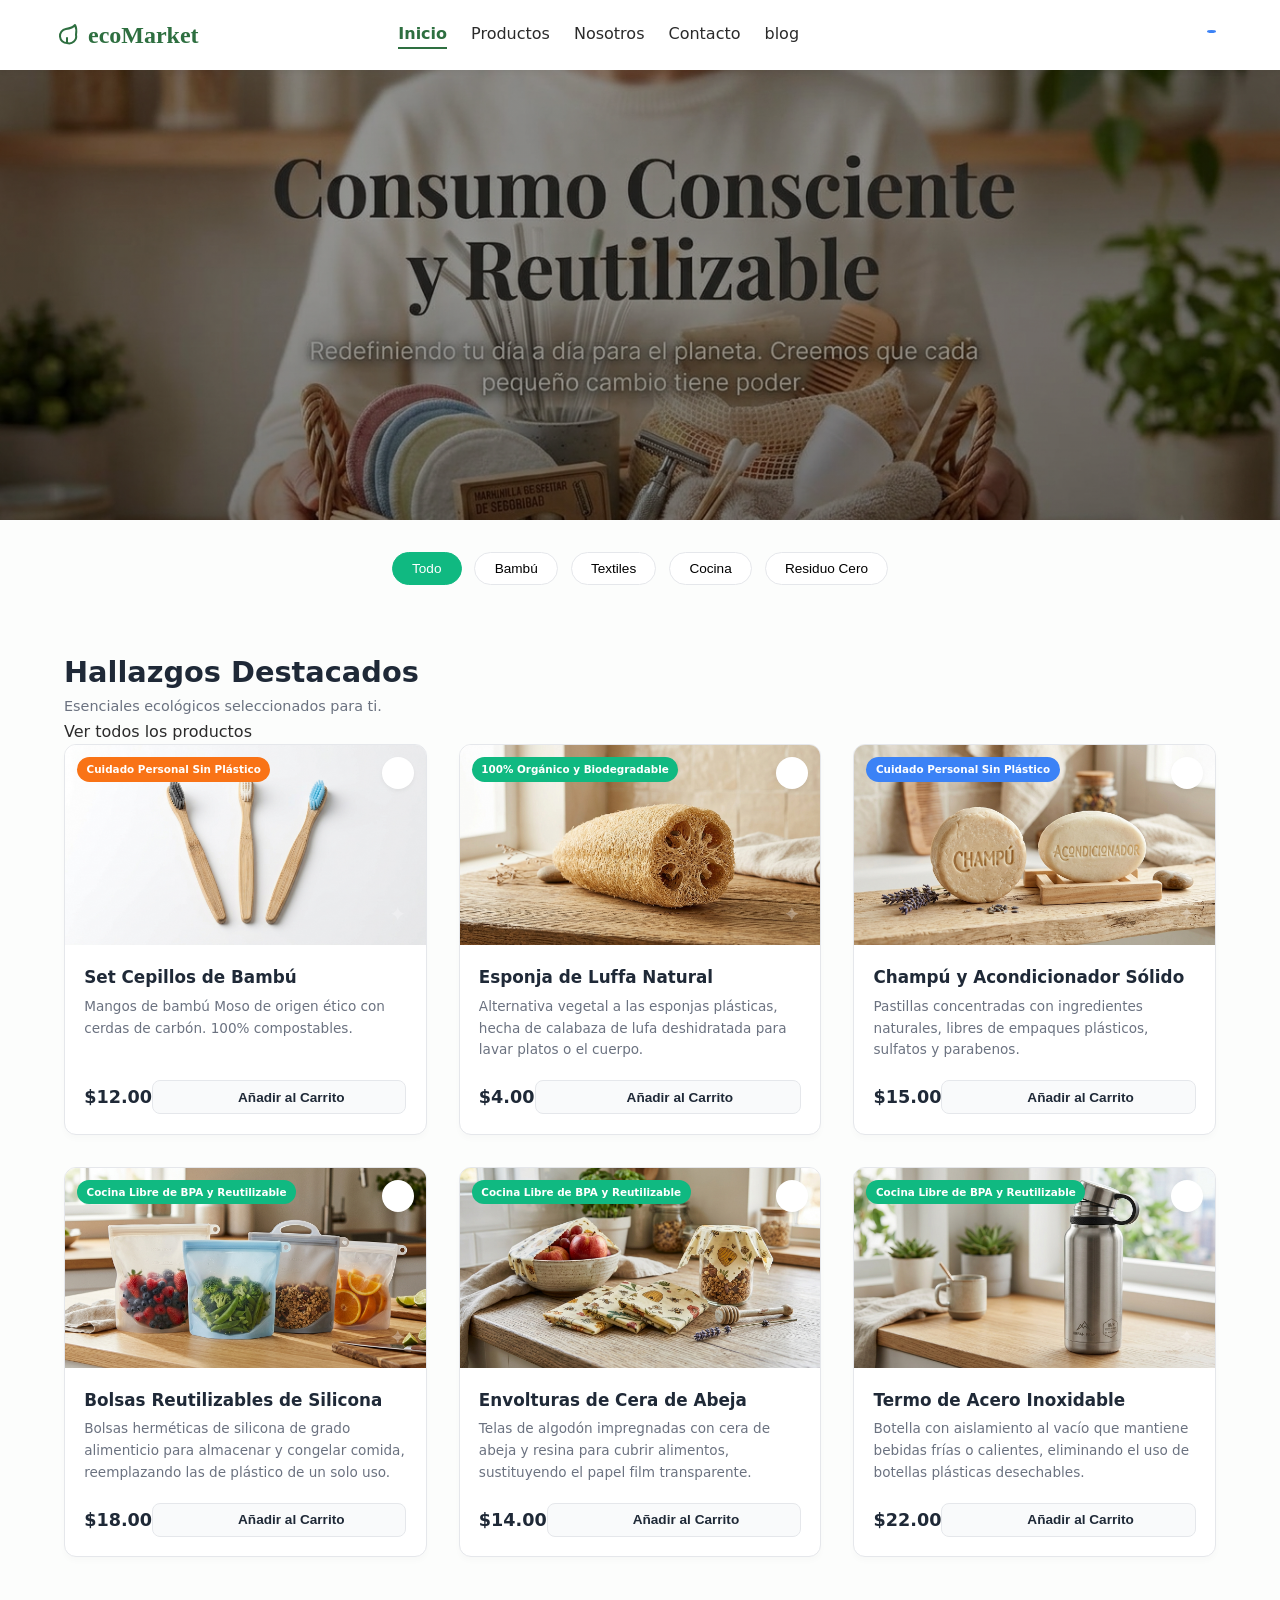
<file: index.html>
<!DOCTYPE html>
<html lang="es">
<head>
    <meta charset="UTF-8">
    <meta name="viewport" content="width=device-width, initial-scale=1.0">
    <title>ecoMarket - Inicio</title>
    <link rel="stylesheet" href="css/animaciones.css">
    <link rel="stylesheet" href="css/components.css">
    <link rel="stylesheet" href="css/layout.css">
    <link rel="stylesheet" href="css/main.css">
    <link rel="stylesheet" href="css/styles.css">
</head>
<body>
    
    <!-- encabezado oficial unificado -->
    <header class="main-header">
        <div class="header-container">
            <a href="index.html" class="logo"><svg xmlns="http://w3.org" width="24" height="24" viewBox="0 0 24 24" fill="none" stroke="currentColor" stroke-width="2" stroke-linecap="round" stroke-linejoin="round" class="logo-icon"><path d="M11 20A7 7 0 0 1 9.8 6.1C15.5 5 17 4.48 19 2c1 2 2 3.5 1 9.8a7 7 0 0 1-9 8.2Zm0 0v-5"/></svg>
                ecoMarket
            </a>

            <nav class="main-nav">
                <ul>
                    <li><a href="index.html" class="active">Inicio</a></li>
                    <li><a href="vistas/productos.html">Productos</a></li>
                    <li><a href="vistas/sobre-nosotros.html">Nosotros</a></li>
                    <li><a href="vistas/contacto.html">Contacto</a></li>
                    <li><a href="vistas/blog.html">blog</a></li>
                </ul>
            </nav>
            <div class="header-botones"></div>

            <div class="header-actions">
                <button class="action-btn" aria-label="buscar"><i data-lucide="search"></i></button>
                <button class="action-btn cart-btn" aria-label="carrito">
                    <i data-lucide="shopping-bag"></i>
                    <span class="cart-badge"></span>
                </button>
                <button class="action-btn" aria-label="modo oscuro"><i data-lucide="moon"></i></button>
            </div>
        </div>
    </header>

    <main>
        <!-- baner principal con fondo de hojas de la foto -->
        <section class="hero-section">
                </div>
            </div>
        </section>

        <!-- seccion de categorias rapidas de la imagen -->
        <section class="quick-categories max-width-container">
            <button class="cat-pill active">Todo</button>
            <button class="cat-pill">Bambú</button>
            <button class="cat-pill">Textiles</button>
            <button class="cat-pill">Cocina</button>
            <button class="cat-pill">Residuo Cero</button>
        </section>

        <!-- productos destacados clonados del drive -->
        <section class="featured-products">
            <div class="section-header-flex">
                <div class="title-meta">
                    <h2>Hallazgos Destacados</h2>
                    <p>Esenciales ecológicos seleccionados para ti.</p>
                </div>
                <a href="vistas/productos.html" class="view-all-link">Ver todos los productos <i data-lucide="arrow-right"></i></a>
            </div>

            <div class="products-grid">
                <!-- tarjeta 1 -->
                <article class="product-item-ref">
                    <div class="thumb-wrapper">
                        <span class="tag-badge bg-orange">Cuidado Personal Sin Plástico</span>
                        <label class="fav-heart-toggle">
                            <input type="checkbox" class="fav-input">
                            <i data-lucide="heart" class="heart-empty"></i>
                        </label>
                        <img src="imagen/productos/cepillos.png" alt="Cepillo de Bambú" class="product-real-img">
                    </div>
                    <div class="details-wrapper">
                        <h3>Set Cepillos de Bambú</h3>
                        <p class="desc">Mangos de bambú Moso de origen ético con cerdas de carbón. 100% compostables.</p>
                        <div class="price-and-action">
                            <span class="card-price">$12.00</span>
                            <button class="add-to-cart-btn-text"><i data-lucide="shopping-cart"></i> Añadir al Carrito</button>
                        </div>
                    </div>
                </article>

                <!-- tarjeta 2 -->
                <article class="product-item-ref">
                    <div class="thumb-wrapper">
                        <span class="tag-badge bg-green">100% Orgánico y Biodegradable</span>
                        <label class="fav-heart-toggle">
                            <input type="checkbox" class="fav-input">
                            <i data-lucide="heart" class="heart-empty"></i>
                        </label>
                        <img src="imagen/productos/esponja.png" alt="Esponja de Luffa Natural" class="product-real-img">
                    </div>
                    <div class="details-wrapper">
                        <h3>Esponja de Luffa Natural</h3>
                        <p class="desc">Alternativa vegetal a las esponjas plásticas, hecha de calabaza de lufa deshidratada para lavar platos o el cuerpo.</p>
                        <div class="price-and-action">
                            <span class="card-price">$4.00</span>
                            <button class="add-to-cart-btn-text"><i data-lucide="shopping-cart"></i> Añadir al Carrito</button>
                        </div>
                    </div>
                </article>

                <!-- tarjeta 3 -->
                <article class="product-item-ref">
                    <div class="thumb-wrapper">
                        <span class="tag-badge bg-blue">Cuidado Personal Sin Plástico</span>
                        <label class="fav-heart-toggle">
                            <input type="checkbox" class="fav-input">
                            <i data-lucide="heart" class="heart-empty"></i>
                        </label>
                        <img src="imagen/productos/Champú y Acondicionador Sólido.png" alt="Botella de Vidrio" class="product-real-img">
                    </div>
                    <div class="details-wrapper">
                        <h3>Champú y Acondicionador Sólido</h3>
                        <p class="desc">Pastillas concentradas con ingredientes naturales, libres de empaques plásticos, sulfatos y parabenos.</p>
                        <div class="price-and-action">
                            <span class="card-price">$15.00</span>
                            <button class="add-to-cart-btn-text"><i data-lucide="shopping-cart"></i> Añadir al Carrito</button>
                        </div>
                    </div>
                </article>

                <!-- tarjeta 4 -->
                <article class="product-item-ref">
                    <div class="thumb-wrapper">
                        <span class="tag-badge bg-green">Cocina Libre de BPA y Reutilizable</span>
                        <label class="fav-heart-toggle">
                            <input type="checkbox" class="fav-input">
                            <i data-lucide="heart" class="heart-empty"></i>
                        </label>
                        <!-- imagen real de envoltorios de cera -->
                        <img src="imagen/productos/Bolsas Reutilizables de Silicona.png" alt="Envoltorios de Cera" class="product-real-img">
                    </div>
                    <div class="details-wrapper">
                        <h3>Bolsas Reutilizables de Silicona</h3>
                        <p class="desc">Bolsas herméticas de silicona de grado alimenticio para almacenar y congelar comida, reemplazando las de plástico de un solo uso.</p>
                        <div class="price-and-action">
                            <span class="card-price">$18.00</span>
                            <button class="add-to-cart-btn-text"><i data-lucide="shopping-cart"></i> Añadir al Carrito</button>
                        </div>
                    </div>
                </article>

                <!-- tarjeta 5 -->
                <article class="product-item-ref">
                    <div class="thumb-wrapper">
                        <span class="tag-badge bg-green">Cocina Libre de BPA y Reutilizable</span>
                        <label class="fav-heart-toggle">
                            <input type="checkbox" class="fav-input">
                            <i data-lucide="heart" class="heart-empty"></i>
                        </label>
                        <img src="imagen/productos/Envolturas de Cera de Abeja.png" alt="Shampoo Sólido" class="product-real-img">
                    </div>
                    <div class="details-wrapper">
                        <h3>Envolturas de Cera de Abeja</h3>
                        <p class="desc">Telas de algodón impregnadas con cera de abeja y resina para cubrir alimentos, sustituyendo el papel film transparente.</p>
                        <div class="price-and-action">
                            <span class="card-price">$14.00</span>
                            <button class="add-to-cart-btn-text"><i data-lucide="shopping-cart"></i> Añadir al Carrito</button>
                        </div>
                    </div>
                </article>

                <!-- tarjeta 6 -->
                <article class="product-item-ref">
                    <div class="thumb-wrapper">
                        <span class="tag-badge bg-green">Cocina Libre de BPA y Reutilizable</span>
                        <label class="fav-heart-toggle">
                            <input type="checkbox" class="fav-input">
                            <i data-lucide="heart" class="heart-empty"></i>
                        </label>
                        <img src="imagen/productos/Termo de Acero Inoxidable.png" alt="Shampoo Sólido" class="product-real-img">
                    </div>
                    <div class="details-wrapper">
                        <h3>Termo de Acero Inoxidable</h3>
                        <p class="desc">Botella con aislamiento al vacío que mantiene bebidas frías o calientes, eliminando el uso de botellas plásticas desechables.</p>
                        <div class="price-and-action">
                            <span class="card-price">$22.00</span>
                            <button class="add-to-cart-btn-text"><i data-lucide="shopping-cart"></i> Añadir al Carrito</button>
                        </div>
                    </div>
                </article>
</file>
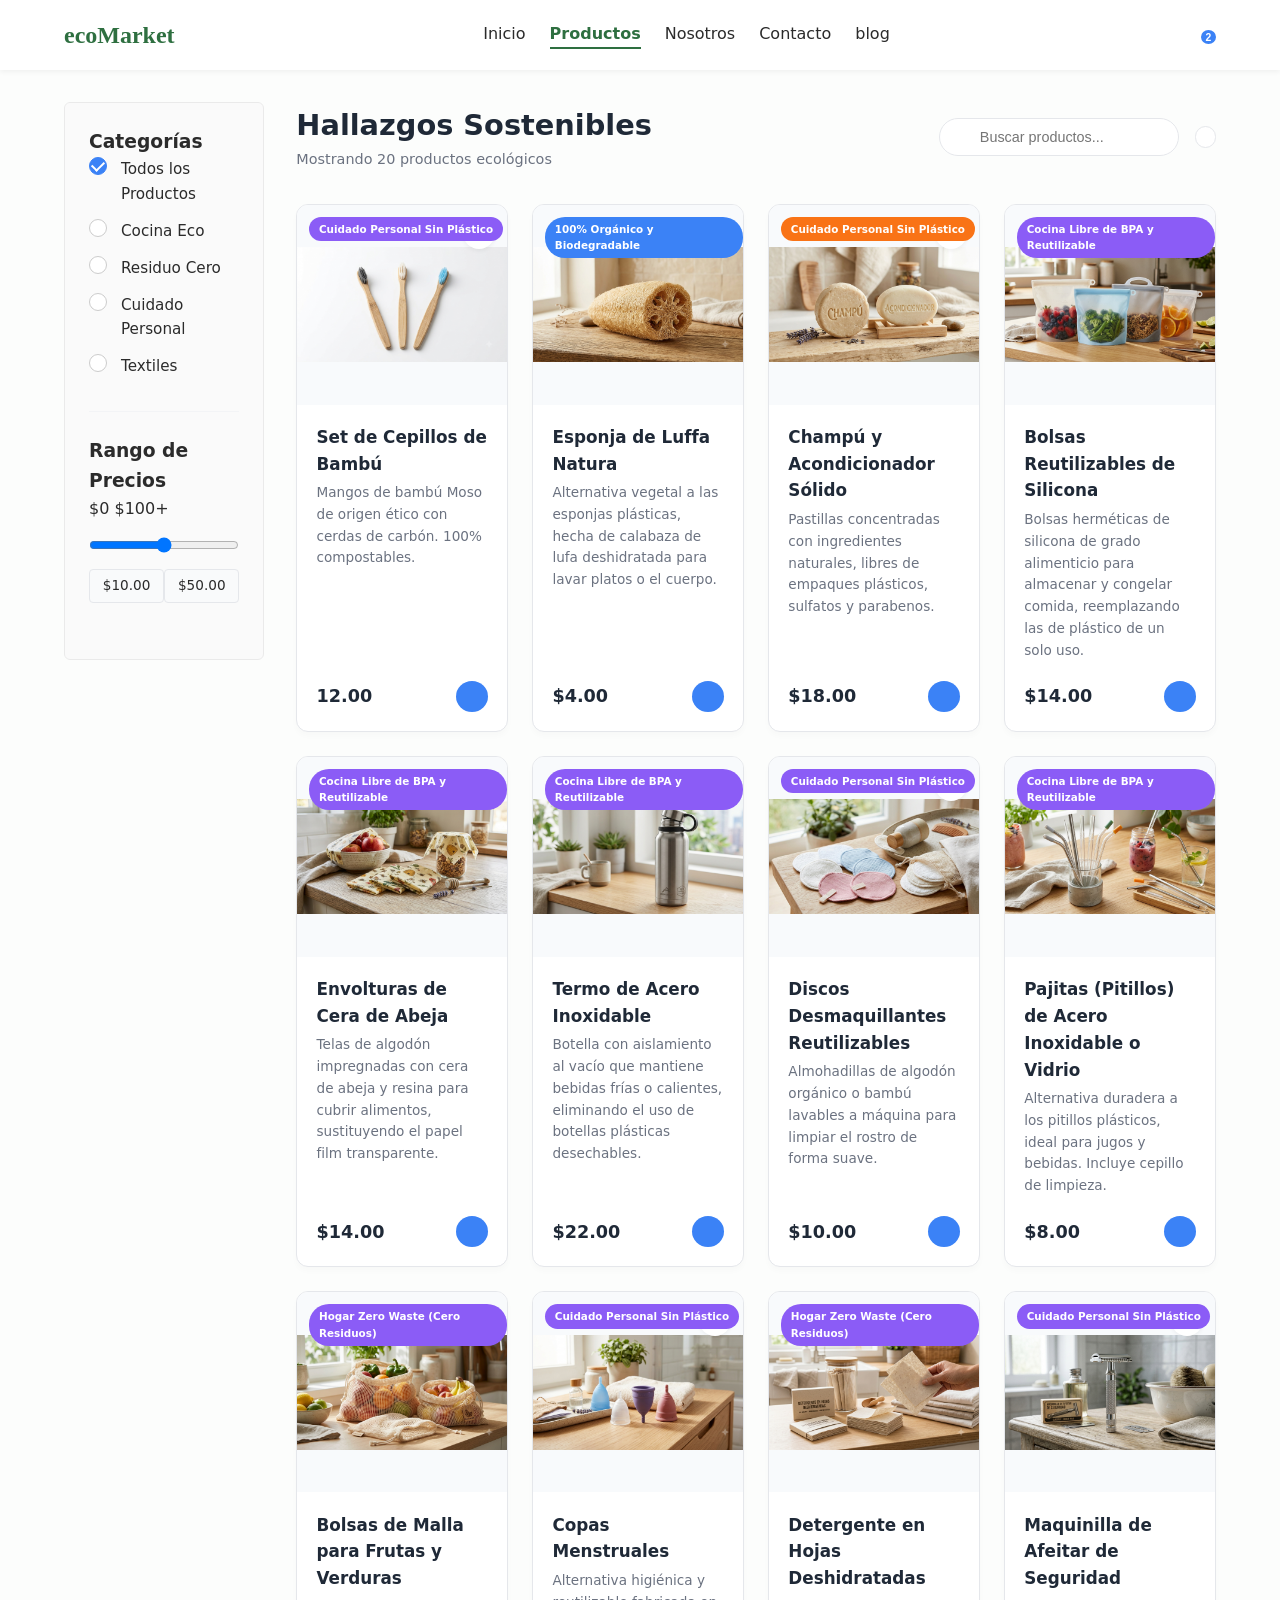
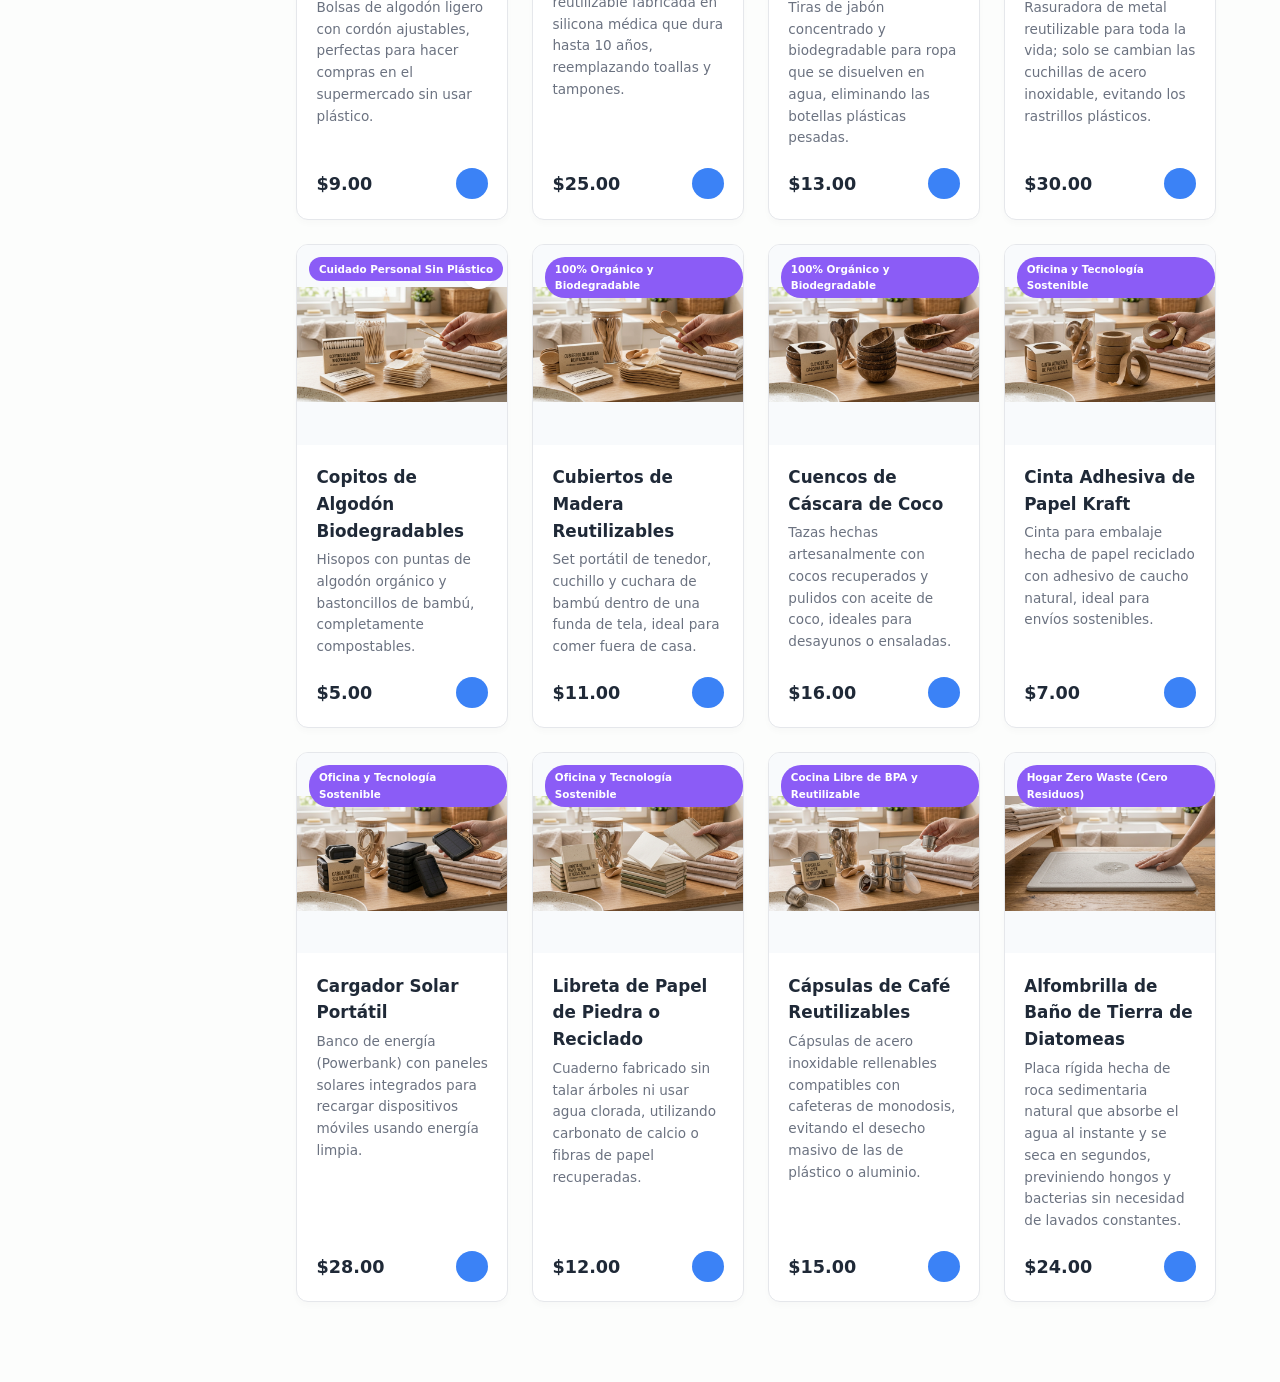
<file: vistas/productos.html>
<!-- vistas/productos.html -->
<!DOCTYPE html>
<html lang="es">
<head>
    <meta charset="UTF-8">
    <meta name="viewport" content="width=device-width, initial-scale=1.0">
    <title>Catálogo - ecoMarket</title>
    <!-- libreria de iconos vectoriales para cumplir con el drive -->
    <link rel="stylesheet" href="https://cloudflare.com">
    <link rel="stylesheet" href="../css/animaciones.css">
    <link rel="stylesheet" href="../css/components.css">
    <link rel="stylesheet" href="../css/layout.css">
    <link rel="stylesheet" href="../css/main.css">
    <link rel="stylesheet" href="../css/styles.css">
</head>
<body>

    <!-- encabezado oficial unificado -->
    <header class="main-header">
        <div class="header-container">
            <a href="../index.html" class="logo">
                <i class="fa-solid fa-leaf logo-icon"></i> ecoMarket
            </a>
            <nav class="main-nav">
                <ul>
                    <li><a href="../index.html">Inicio</a></li>
                    <li><a href="productos.html" class="active">Productos</a></li>
                    <li><a href="sobre-nosotros.html">Nosotros</a></li>
                    <li><a href="contacto.html">Contacto</a></li>
                    <li><a href="blog.html">blog</a></li>
                </ul>
            </nav>
            <div class="header-actions">
                <button class="action-btn" aria-label="buscar"><i class="fa-solid fa-magnifying-glass"></i></button>
                <button class="action-btn cart-btn" aria-label="carrito">
                    <i class="fa-solid fa-bag-shopping"></i>
                    <span class="cart-badge">2</span>
                </button>
                <button class="action-btn" aria-label="modo oscuro"><i class="fa-regular fa-moon"></i></button>
            </div>
        </div>
    </header>

    <!-- layout del catalogo (filtros izquierda + contenido derecha) -->
    <div class="catalog-layout max-width-container">
        
        <!-- barra lateral de filtros fija (sticky) -->
        <aside class="filters-sidebar">
            <div class="filter-section">
                <h3>Categorías</h3>
                <div class="filter-group-custom">
                    <label class="radio-container">
                        <input type="radio" name="category" checked>
                        <span class="radio-checkmark"></span> Todos los Productos
                    </label>
                    <label class="radio-container">
                        <input type="radio" name="category">
                        <span class="radio-checkmark"></span> Cocina Eco
                    </label>
                    <label class="radio-container">
                        <input type="radio" name="category">
                        <span class="radio-checkmark"></span> Residuo Cero
                    </label>
                    <label class="radio-container">
                        <input type="radio" name="category">
                        <span class="radio-checkmark"></span> Cuidado Personal
                    </label>
                    <label class="radio-container">
                        <input type="radio" name="category">
                        <span class="radio-checkmark"></span> Textiles
                    </label>
                </div>
            </div>

            <div class="filter-section divider">
                <h3>Rango de Precios</h3>
                <div class="price-slider-container">
                    <div class="price-labels-top">
                        <span>$0</span>
                        <span>$100+</span>
                    </div>
                    <input type="range" class="price-slider" min="0" max="100" value="50">
                    <div class="price-inputs-bottom">
                        <span class="price-box">$10.00</span>
                        <span class="price-box">$50.00</span>
                    </div>
                </div>
            </div>
        </aside>

        <!-- contenido principal del catalogo -->
        <main class="catalog-main">
            
            <!-- barra de busqueda superior estilo drive -->
            <div class="catalog-top-bar">
                <div class="title-meta">
                    <h2>Hallazgos Sostenibles</h2>
                    <p>Mostrando 20 productos ecológicos</p>
                </div>
                <div class="search-and-filter">
                    <div class="search-wrapper">
                        <i class="fa-solid fa-magnifying-glass search-icon-inside"></i>
                        <input type="text" placeholder="Buscar productos...">
                    </div>
                    <button class="filter-toggle-btn"><i class="fa-solid fa-sliders"></i></button>
                </div>
            </div>

            <!-- matriz de 20 productos obligatorios -->
            <div class="catalog-grid">
                
                <!-- tarjeta 1 -->
                <article class="product-item-ref">
                    <div class="thumb-wrapper">
                        <span class="tag-badge bg-purple">Cuidado Personal Sin Plástico</span>
                        <label class="fav-heart-toggle">
                            <input type="checkbox" class="fav-input">
                            <i class="fa-regular fa-heart heart-empty"></i>
                            <i class="fa-solid fa-heart heart-filled"></i>
                        </label>
                        <img src="../imagen/productos/cepillos.png" alt="">
                    </div>
                    <div class="details-wrapper">
                        <h3>Set de Cepillos de Bambú</h3>
                        <p class="desc">Mangos de bambú Moso de origen ético con cerdas de carbón. 100% compostables.</p>
                        <div class="price-and-action">
                            <span class="card-price">12.00</span>
                            <button class="add-to-cart-btn"><i class="fa-solid fa-plus"></i></button>
                        </div>
                    </div>
                </article>

                <!-- tarjeta 2 -->
                <article class="product-item-ref">
                    <div class="thumb-wrapper">
                        <span class="tag-badge bg-blue">100% Orgánico y Biodegradable</span>
                        <label class="fav-heart-toggle">
                            <input type="checkbox" class="fav-input">
                            <i class="fa-regular fa-heart heart-empty"></i>
                            <i class="fa-solid fa-heart heart-filled"></i>
                        </label>
                        <img src="../imagen/productos/esponja.png" alt="">
                    </div>
                    <div class="details-wrapper">
                        <h3>Esponja de Luffa Natura</h3>
                        <p class="desc">Alternativa vegetal a las esponjas plásticas, hecha de calabaza de lufa deshidratada para lavar platos o el cuerpo.</p>
                        <div class="price-and-action">
                            <span class="card-price">$4.00</span>
                            <button class="add-to-cart-btn"><i class="fa-solid fa-plus"></i></button>
                        </div>
                    </div>
                </article>

                <!-- tarjeta 3 -->
                <article class="product-item-ref">
                    <div class="thumb-wrapper">
                        <span class="tag-badge bg-orange">Cuidado Personal Sin Plástico</span>
                        <label class="fav-heart-toggle">
                            <input type="checkbox" class="fav-input">
                            <i class="fa-regular fa-heart heart-empty"></i>
                            <i class="fa-solid fa-heart heart-filled"></i>
                        </label>
                        <img src="../imagen/productos/Champú y Acondicionador Sólido.png" alt="">
                    </div>
                    <div class="details-wrapper">
                        <h3>Champú y Acondicionador Sólido</h3>
                        <p class="desc">Pastillas concentradas con ingredientes naturales, libres de empaques plásticos, sulfatos y parabenos.</p>
                        <div class="price-and-action">
                            <span class="card-price">$18.00</span>
                            <button class="add-to-cart-btn"><i class="fa-solid fa-plus"></i></button>
                        </div>
                    </div>
                </article>

                <!-- tarjeta 4 -->
                <article class="product-item-ref">
                    <div class="thumb-wrapper">
                        <span class="tag-badge bg-purple">Cocina Libre de BPA y Reutilizable</span>
                        <label class="fav-heart-toggle">
                            <input type="checkbox" class="fav-input">
                            <i class="fa-regular fa-heart heart-empty"></i>
                            <i class="fa-solid fa-heart heart-filled"></i>
                        </label>
                        <img src="../imagen/productos/Bolsas Reutilizables de Silicona.png" alt="">
                    </div>
                    <div class="details-wrapper">
                        <h3>Bolsas Reutilizables de Silicona</h3>
                        <p class="desc">Bolsas herméticas de silicona de grado alimenticio para almacenar y congelar comida, reemplazando las de plástico de un solo uso.</p>
                        <div class="price-and-action">
                            <span class="card-price">$14.00</span>
                            <button class="add-to-cart-btn"><i class="fa-solid fa-plus"></i></button>
                        </div>
                    </div>
                </article>

                <!-- tarjeta 5 -->
                <article class="product-item-ref">
                    <div class="thumb-wrapper">
                        <span class="tag-badge bg-purple">Cocina Libre de BPA y Reutilizable</span>
                        <label class="fav-heart-toggle">
                            <input type="checkbox" class="fav-input">
                            <i class="fa-regular fa-heart heart-empty"></i>
                            <i class="fa-solid fa-heart heart-filled"></i>
                        </label>
                        <img src="../imagen/productos/Envolturas de Cera de Abeja.png" alt="">
                    </div>
                    <div class="details-wrapper">
                        <h3>Envolturas de Cera de Abeja</h3>
                        <p class="desc">Telas de algodón impregnadas con cera de abeja y resina para cubrir alimentos, sustituyendo el papel film transparente.</p>
                        <div class="price-and-action">
                            <span class="card-price">$14.00</span>
                            <button class="add-to-cart-btn"><i class="fa-solid fa-plus"></i></button>
                        </div>
                    </div>
                </article>

                            <!-- tarjeta 6-->
                <article class="product-item-ref">
                    <div class="thumb-wrapper">
                        <span class="tag-badge bg-purple">Cocina Libre de BPA y Reutilizable</span>
                        <label class="fav-heart-toggle">
                            <input type="checkbox" class="fav-input">
                            <i class="fa-regular fa-heart heart-empty"></i>
                            <i class="fa-solid fa-heart heart-filled"></i>
                        </label>
                        <img src="../imagen/productos/Termo de Acero Inoxidable.png" alt="">
                    </div>
                    <div class="details-wrapper">
                        <h3>Termo de Acero Inoxidable</h3>
                        <p class="desc">Botella con aislamiento al vacío que mantiene bebidas frías o calientes, eliminando el uso de botellas plásticas desechables.</p>
                        <div class="price-and-action">
                            <span class="card-price">$22.00</span>
                            <button class="add-to-cart-btn"><i class="fa-solid fa-plus"></i></button>
                        </div>
                    </div>
                </article>
                <!-- tarjeta 7 -->
                <article class="product-item-ref">
                    <div class="thumb-wrapper">
                        <span class="tag-badge bg-purple">Cuidado Personal Sin Plástico</span>
                        <label class="fav-heart-toggle">
                            <input type="checkbox" class="fav-input">
                            <i class="fa-regular fa-heart heart-empty"></i>
                            <i class="fa-solid fa-heart heart-filled"></i>
                        </label>
                        <img src="../imagen/productos/Discos Desmaquillantes Reutilizables.png" alt="">
                    </div>
                    <div class="details-wrapper">
                        <h3>Discos Desmaquillantes Reutilizables</h3>
                        <p class="desc">Almohadillas de algodón orgánico o bambú lavables a máquina para limpiar el rostro de forma suave.</p>
                        <div class="price-and-action">
                            <span class="card-price">$10.00</span>
                            <button class="add-to-cart-btn"><i class="fa-solid fa-plus"></i></button>
                        </div>
                    </div>
                </article>
                <!-- tarjeta 8 -->
                <article class="product-item-ref">
                    <div class="thumb-wrapper">
                        <span class="tag-badge bg-purple">Cocina Libre de BPA y Reutilizable</span>
                        <label class="fav-heart-toggle">
                            <input type="checkbox" class="fav-input">
                            <i class="fa-regular fa-heart heart-empty"></i>
                            <i class="fa-solid fa-heart heart-filled"></i>
                        </label>
                        <img src="../imagen/productos/Pajitas (Pitillos) de Acero Inoxidable o Vidrio.png" alt="">
                    </div>
                    <div class="details-wrapper">
                        <h3>Pajitas (Pitillos) de Acero Inoxidable o Vidrio</h3>
                        <p class="desc">Alternativa duradera a los pitillos plásticos, ideal para jugos y bebidas. Incluye cepillo de limpieza.</p>
                        <div class="price-and-action">
                            <span class="card-price">$8.00</span>
                            <button class="add-to-cart-btn"><i class="fa-solid fa-plus"></i></button>
                        </div>
                    </div>
                </article>
                <!-- tarjeta 9 -->
                <article class="product-item-ref">
                    <div class="thumb-wrapper">
                        <span class="tag-badge bg-purple">Hogar Zero Waste (Cero Residuos)</span>
                        <label class="fav-heart-toggle">
                            <input type="checkbox" class="fav-input">
                            <i class="fa-regular fa-heart heart-empty"></i>
                            <i class="fa-solid fa-heart heart-filled"></i>
                        </label>
                        <img src="../imagen/productos/Bolsas de Malla para Frutas y Verduras.png" alt="">
                    </div>
                    <div class="details-wrapper">
                        <h3>Bolsas de Malla para Frutas y Verduras</h3>
                        <p class="desc">Bolsas de algodón ligero con cordón ajustables, perfectas para hacer compras en el supermercado sin usar plástico.</p>
                        <div class="price-and-action">
                            <span class="card-price">$9.00</span>
                            <button class="add-to-cart-btn"><i class="fa-solid fa-plus"></i></button>
                        </div>
                    </div>
                </article>
                <!-- tarjeta 10 -->
                <article class="product-item-ref">
                    <div class="thumb-wrapper">
                        <span class="tag-badge bg-purple">Cuidado Personal Sin Plástico</span>
                        <label class="fav-heart-toggle">
                            <input type="checkbox" class="fav-input">
                            <i class="fa-regular fa-heart heart-empty"></i>
                            <i class="fa-solid fa-heart heart-filled"></i>
                        </label>
                        <img src="../imagen/productos/Copas Menstruales.png" alt="">
                    </div>
                    <div class="details-wrapper">
                        <h3>Copas Menstruales</h3>
                        <p class="desc">Alternativa higiénica y reutilizable fabricada en silicona médica que dura hasta 10 años, reemplazando toallas y tampones.</p>
                        <div class="price-and-action">
                            <span class="card-price">$25.00</span>
                            <button class="add-to-cart-btn"><i class="fa-solid fa-plus"></i></button>
                        </div>
                    </div>
                </article>

                <!-- tarjeta 11 -->
                
                <article class="product-item-ref">
                    <div class="thumb-wrapper">
                        <span class="tag-badge bg-purple">Hogar Zero Waste (Cero Residuos)</span>
                        <label class="fav-heart-toggle">
                            <input type="checkbox" class="fav-input">
                            <i class="fa-regular fa-heart heart-empty"></i>
                            <i class="fa-solid fa-heart heart-filled"></i>
                        </label>
                        <img src="../imagen/productos/Detergente en Hojas Deshidratadas.png" alt="">
                    </div>
                    <div class="details-wrapper">
                        <h3>Detergente en Hojas Deshidratadas</h3>
                        <p class="desc">Tiras de jabón concentrado y biodegradable para ropa que se disuelven en agua, eliminando las botellas plásticas pesadas.</p>
                        <div class="price-and-action">
                            <span class="card-price">$13.00</span>
                            <button class="add-to-cart-btn"><i class="fa-solid fa-plus"></i></button>
                        </div>
                    </div>
                </article>

                <!-- tarjeta 12 -->
                
                <article class="product-item-ref">
                    <div class="thumb-wrapper">
                        <span class="tag-badge bg-purple">Cuidado Personal Sin Plástico</span>
                        <label class="fav-heart-toggle">
                            <input type="checkbox" class="fav-input">
                            <i class="fa-regular fa-heart heart-empty"></i>
                            <i class="fa-solid fa-heart heart-filled"></i>
                        </label>
                        <img src="../imagen/productos/Maquinilla de Afeitar de Seguridad.png" alt="">
                    </div>
                    <div class="details-wrapper">
                        <h3>Maquinilla de Afeitar de Seguridad</h3>
                        <p class="desc">Rasuradora de metal reutilizable para toda la vida; solo se cambian las cuchillas de acero inoxidable, evitando los rastrillos plásticos.</p>
                        <div class="price-and-action">
                            <span class="card-price">$30.00</span>
                            <button class="add-to-cart-btn"><i class="fa-solid fa-plus"></i></button>
                        </div>
                    </div>
                </article>
                <!-- tarjeta 13 -->
                <article class="product-item-ref">
                    <div class="thumb-wrapper">
                        <span class="tag-badge bg-purple">Cuidado Personal Sin Plástico</span>
                        <label class="fav-heart-toggle">
                            <input type="checkbox" class="fav-input">
                            <i class="fa-regular fa-heart heart-empty"></i>
                            <i class="fa-solid fa-heart heart-filled"></i>
                        </label>
                        <img src="../imagen/productos/Copitos de Algodón Biodegradables.png" alt="">
                    </div>
                    <div class="details-wrapper">
                        <h3>Copitos de Algodón Biodegradables</h3>
                        <p class="desc">Hisopos con puntas de algodón orgánico y bastoncillos de bambú, completamente compostables.</p>
                        <div class="price-and-action">
                            <span class="card-price">$5.00</span>
                            <button class="add-to-cart-btn"><i class="fa-solid fa-plus"></i></button>
                        </div>
                    </div>
                </article>
                <!-- tarjeta 14 -->
                <article class="product-item-ref">
                    <div class="thumb-wrapper">
                        <span class="tag-badge bg-purple">100% Orgánico y Biodegradable</span>
                        <label class="fav-heart-toggle">
                            <input type="checkbox" class="fav-input">
                            <i class="fa-regular fa-heart heart-empty"></i>
                            <i class="fa-solid fa-heart heart-filled"></i>
                        </label>
                        <img src="../imagen/productos/Cubiertos de Madera Reutilizables.png" alt="">
                    </div>
                    <div class="details-wrapper">
                        <h3>Cubiertos de Madera Reutilizables</h3>
                        <p class="desc">Set portátil de tenedor, cuchillo y cuchara de bambú dentro de una funda de tela, ideal para comer fuera de casa.</p>
                        <div class="price-and-action">
                            <span class="card-price">$11.00</span>
                            <button class="add-to-cart-btn"><i class="fa-solid fa-plus"></i></button>
                        </div>
                    </div>
                </article>
                <!-- tarjeta 15 -->
                <article class="product-item-ref">
                    <div class="thumb-wrapper">
                        <span class="tag-badge bg-purple">100% Orgánico y Biodegradable</span>
                        <label class="fav-heart-toggle">
                            <input type="checkbox" class="fav-input">
                            <i class="fa-regular fa-heart heart-empty"></i>
                            <i class="fa-solid fa-heart heart-filled"></i>
                        </label>
                        <img src="../imagen/productos/Cuencos de Cáscara de Coco.png" alt="">
                    </div>
                    <div class="details-wrapper">
                        <h3>Cuencos de Cáscara de Coco</h3>
                        <p class="desc">Tazas hechas artesanalmente con cocos recuperados y pulidos con aceite de coco, ideales para desayunos o ensaladas.</p>
                        <div class="price-and-action">
                            <span class="card-price">$16.00</span>
                            <button class="add-to-cart-btn"><i class="fa-solid fa-plus"></i></button>
                        </div>
                    </div>
                </article>
                <!-- tarjeta 16 -->
                <article class="product-item-ref">
                    <div class="thumb-wrapper">
                        <span class="tag-badge bg-purple">Oficina y Tecnología Sostenible</span>
                        <label class="fav-heart-toggle">
                            <input type="checkbox" class="fav-input">
                            <i class="fa-regular fa-heart heart-empty"></i>
                            <i class="fa-solid fa-heart heart-filled"></i>
                        </label>
                        <img src="../imagen/productos/Cinta Adhesiva de Papel Kraft.png" alt="">
                    </div>
                    <div class="details-wrapper">
                        <h3>Cinta Adhesiva de Papel Kraft</h3>
                        <p class="desc">Cinta para embalaje hecha de papel reciclado con adhesivo de caucho natural, ideal para envíos sostenibles.</p>
                        <div class="price-and-action">
                            <span class="card-price">$7.00</span>
                            <button class="add-to-cart-btn"><i class="fa-solid fa-plus"></i></button>
                        </div>
                    </div>
                </article>
                <!-- tarjeta 17 -->
                <article class="product-item-ref">
                    <div class="thumb-wrapper">
                        <span class="tag-badge bg-purple">Oficina y Tecnología Sostenible</span>
                        <label class="fav-heart-toggle">
                            <input type="checkbox" class="fav-input">
                            <i class="fa-regular fa-heart heart-empty"></i>
                            <i class="fa-solid fa-heart heart-filled"></i>
                        </label>
                        <img src="../imagen/productos/Cargador Solar Portátil.png" alt="">
                    </div>
                    <div class="details-wrapper">
                        <h3>Cargador Solar Portátil</h3>
                        <p class="desc">Banco de energía (Powerbank) con paneles solares integrados para recargar dispositivos móviles usando energía limpia.</p>
                        <div class="price-and-action">
                            <span class="card-price">$28.00</span>
                            <button class="add-to-cart-btn"><i class="fa-solid fa-plus"></i></button>
                        </div>
                    </div>
                </article>
                <!-- tarjeta 18 -->
                <article class="product-item-ref">
                    <div class="thumb-wrapper">
                        <span class="tag-badge bg-purple">Oficina y Tecnología Sostenible</span>
                        <label class="fav-heart-toggle">
                            <input type="checkbox" class="fav-input">
                            <i class="fa-regular fa-heart heart-empty"></i>
                            <i class="fa-solid fa-heart heart-filled"></i>
                        </label>
                        <img src="../imagen/productos/Libreta de Papel de Piedra o Reciclado.png" alt="">
                    </div>
                    <div class="details-wrapper">
                        <h3>Libreta de Papel de Piedra o Reciclado</h3>
                        <p class="desc">Cuaderno fabricado sin talar árboles ni usar agua clorada, utilizando carbonato de calcio o fibras de papel recuperadas.</p>
                        <div class="price-and-action">
                            <span class="card-price">$12.00</span>
                            <button class="add-to-cart-btn"><i class="fa-solid fa-plus"></i></button>
                        </div>
                    </div>
                </article>
                <!-- tarjeta 19 -->
                <article class="product-item-ref">
                    <div class="thumb-wrapper">
                        <span class="tag-badge bg-purple">Cocina Libre de BPA y Reutilizable</span>
                        <label class="fav-heart-toggle">
                            <input type="checkbox" class="fav-input">
                            <i class="fa-regular fa-heart heart-empty"></i>
                            <i class="fa-solid fa-heart heart-filled"></i>
                        </label>
                        <img src="../imagen/productos/Cápsulas de Café Reutilizables.png" alt="">
                    </div>
                    <div class="details-wrapper">
                        <h3>Cápsulas de Café Reutilizables</h3>
                        <p class="desc">Cápsulas de acero inoxidable rellenables compatibles con cafeteras de monodosis, evitando el desecho masivo de las de plástico o aluminio.</p>
                        <div class="price-and-action">
                            <span class="card-price">$15.00</span>
                            <button class="add-to-cart-btn"><i class="fa-solid fa-plus"></i></button>
                        </div>
                    </div>
                </article>
                <!-- tarjeta 20 -->
                <article class="product-item-ref">
                    <div class="thumb-wrapper">
                        <span class="tag-badge bg-purple">Hogar Zero Waste (Cero Residuos)</span>
                        <label class="fav-heart-toggle">
                            <input type="checkbox" class="fav-input">
                            <i class="fa-regular fa-heart heart-empty"></i>
                            <i class="fa-solid fa-heart heart-filled"></i>
                        </label>
                        <img src="..//imagen/productos/Alfombrilla de Baño de Tierra de Diatomeas.png" alt="">
                    </div>
                    <div class="details-wrapper">
                        <h3>Alfombrilla de Baño de Tierra de Diatomeas</h3>
                        <p class="desc">Placa rígida hecha de roca sedimentaria natural que absorbe el agua al instante y se seca en segundos, previniendo hongos y bacterias sin necesidad de lavados constantes.</p>
                        <div class="price-and-action">
                            <span class="card-price">$24.00</span>
                            <button class="add-to-cart-btn"><i class="fa-solid fa-plus"></i></button>
                        </div>
                    </div>
                </article>
</file>
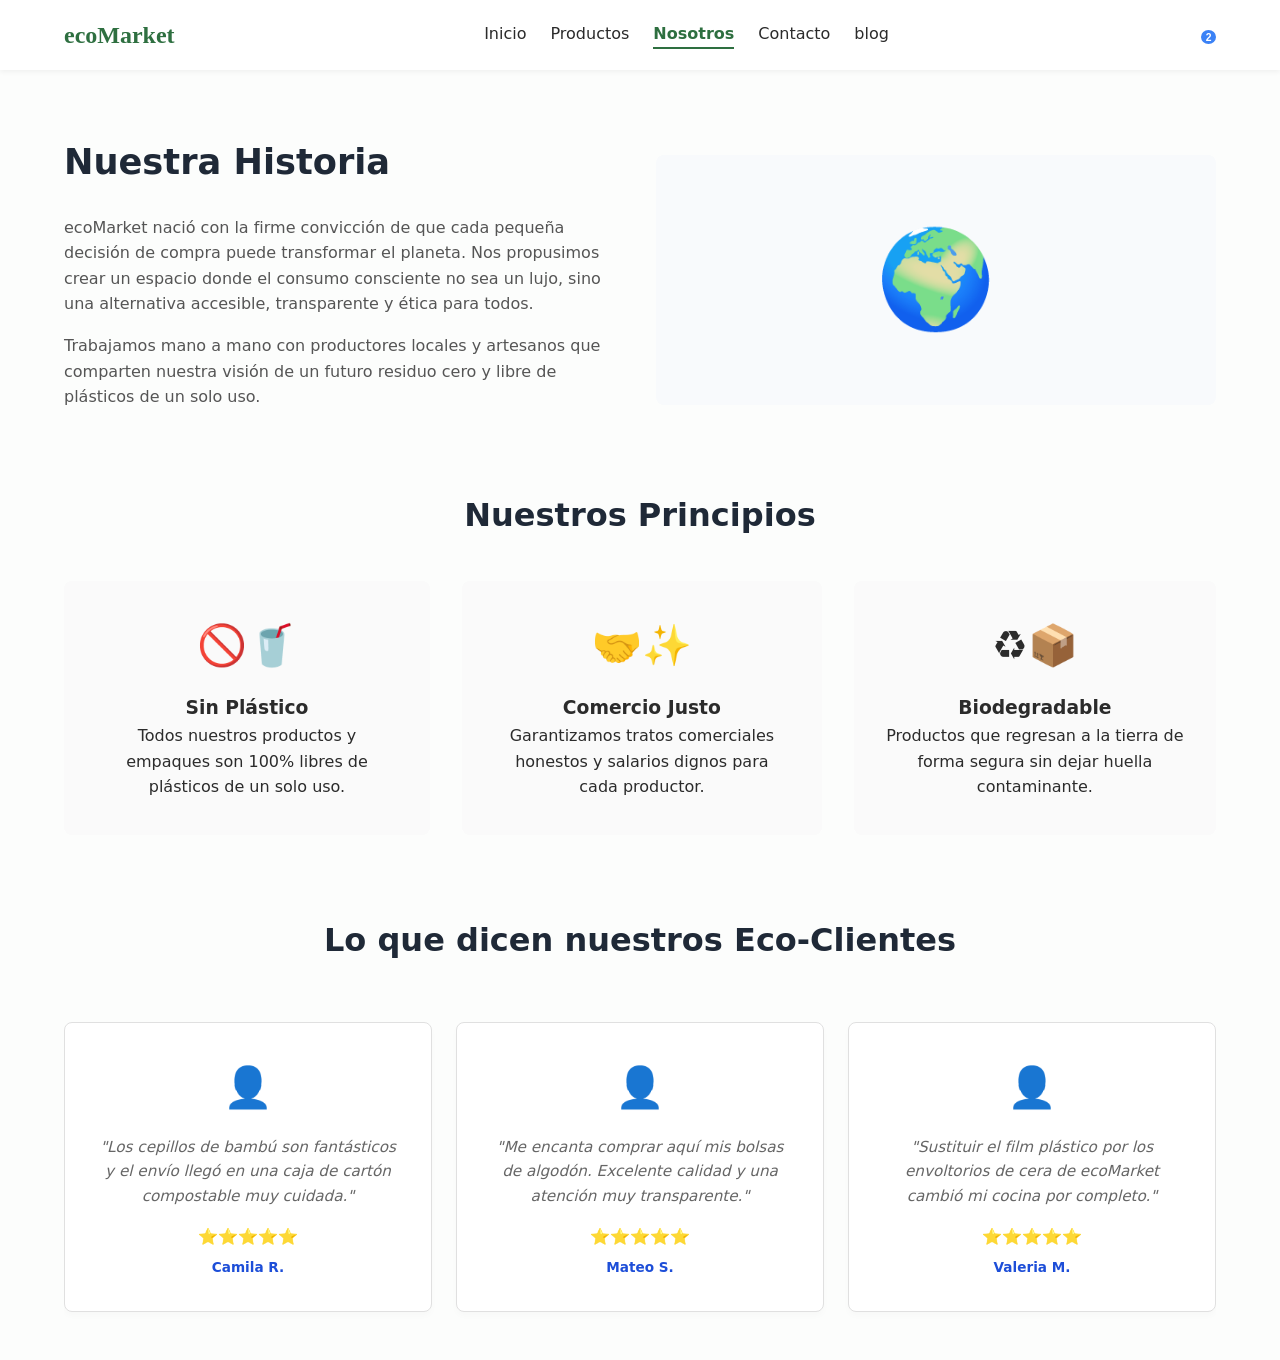
<file: vistas/sobre-nosotros.html>
<!-- vistas/sobre-nosotros.html -->
<!DOCTYPE html>
<html lang="es">
<head>
    <meta charset="UTF-8">
    <meta name="viewport" content="width=device-width, initial-scale=1.0">
    <title>Nosotros - ecoMarket</title>
    <!-- libreria de iconos vectoriales para cumplir con el drive -->
    <link rel="stylesheet" href="https://cloudflare.com">
    <link rel="stylesheet" href="../css/animaciones.css">
    <link rel="stylesheet" href="../css/components.css">
    <link rel="stylesheet" href="../css/layout.css">
    <link rel="stylesheet" href="../css/main.css">
    <link rel="stylesheet" href="../css/styles.css">
    
</head>
<body>

    <!-- encabezado unificado -->
    <header class="main-header">
        <div class="header-container">
            <a href="../index.html" class="logo">
                <i class="fa-solid fa-leaf logo-icon"></i> ecoMarket
            </a>
            <nav class="main-nav">
                <ul>
                    <li><a href="../index.html">Inicio</a></li>
                    <li><a href="productos.html">Productos</a></li>
                    <li><a href="sobre-nosotros.html" class="active">Nosotros</a></li>
                    <li><a href="contacto.html">Contacto</a></li>
                    <li><a href="blog.html">blog</a></li>
                </ul>
            </nav>
            <div class="header-actions">
                <button class="action-btn" aria-label="buscar"><i class="fa-solid fa-magnifying-glass"></i></button>
                <button class="action-btn cart-btn" aria-label="carrito">
                    <i class="fa-solid fa-bag-shopping"></i>
                    <span class="cart-badge">2</span>
                </button>
                <button class="action-btn" aria-label="modo oscuro"><i class="fa-regular fa-moon"></i></button>
            </div>
        </div>
    </header>

    <main class="max-width-container">
        <!-- seccion historia layout flexbox -->
        <section class="about-history">
            <div class="history-text">
                <h2>Nuestra Historia</h2>
                <p>ecoMarket nació con la firme convicción de que cada pequeña decisión de compra puede transformar el planeta. Nos propusimos crear un espacio donde el consumo consciente no sea un lujo, sino una alternativa accesible, transparente y ética para todos.</p>
                <p>Trabajamos mano a mano con productores locales y artesanos que comparten nuestra visión de un futuro residuo cero y libre de plásticos de un solo uso.</p>
            </div>
            <div class="history-image-placeholder">
                🌍
            </div>
        </section>

        <!-- principios ecologicos -->
        <section class="about-principles">
            <h2 class="section-title">Nuestros Principios</h2>
            <div class="principles-container">
                <div class="principle-card">
                    <span class="principle-icon">🚫🥤</span>
                    <h3>Sin Plástico</h3>
                    <p>Todos nuestros productos y empaques son 100% libres de plásticos de un solo uso.</p>
                </div>
                <div class="principle-card">
                    <span class="principle-icon">🤝✨</span>
                    <h3>Comercio Justo</h3>
                    <p>Garantizamos tratos comerciales honestos y salarios dignos para cada productor.</p>
                </div>
                <div class="principle-card">
                    <span class="principle-icon">♻️📦</span>
                    <h3>Biodegradable</h3>
                    <p>Productos que regresan a la tierra de forma segura sin dejar huella contaminante.</p>
                </div>
            </div>
        </section>

        <!-- carrusel de testimonios 100% css nativo -->
        <section class="about-testimonials">
            <h2 class="section-title">Lo que dicen nuestros Eco-Clientes</h2>
            
            <div class="testimonial-carousel">
                <!-- tarjeta 1 -->
                <div class="testimonial-card">
                    <div class="user-avatar">👤</div>
                    <p class="comment">"Los cepillos de bambú son fantásticos y el envío llegó en una caja de cartón compostable muy cuidada."</p>
                    <div class="stars">⭐⭐⭐⭐⭐</div>
                    <span class="user-name">Camila R.</span>
                </div>

                <!-- tarjeta 2 -->
                <div class="testimonial-card">
                    <div class="user-avatar">👤</div>
                    <p class="comment">"Me encanta comprar aquí mis bolsas de algodón. Excelente calidad y una atención muy transparente."</p>
                    <div class="stars">⭐⭐⭐⭐⭐</div>
                    <span class="user-name">Mateo S.</span>
                </div>

                <!-- tarjeta 3 -->
                <div class="testimonial-card">
                    <div class="user-avatar">👤</div>
                    <p class="comment">"Sustituir el film plástico por los envoltorios de cera de ecoMarket cambió mi cocina por completo."</p>
                    <div class="stars">⭐⭐⭐⭐⭐</div>
                    <span class="user-name">Valeria M.</span>
                </div>
            </div>
        </section>
    </main>

</body>
</html>
</file>
<file: css/animaciones.css>
/* animaciones y transiciones de la plataforma */

/* efecto de levantamiento suave para las tarjetas de producto */
.product-item-ref {
    transition: transform 0.4s cubic-bezier(0.165, 0.84, 0.44, 1), box-shadow 0.4s ease;
}

.product-item-ref:hover {
    transform: translateY(-8px);
    box-shadow: 0 12px 24px rgba(59, 130, 246, 0.15); /* sombra sutil con el azul de la marca */
}

/* animacion elastica al pasar el mouse por los testimonios */
.testimonial-card {
    transition: transform 0.4s cubic-bezier(0.175, 0.885, 0.32, 1.275), box-shadow 0.4s ease, background-color 0.3s;
}

.testimonial-card:hover {
    transform: scale(1.05);
    box-shadow: 0 10px 20px rgba(0, 0, 0, 0.08);
    background-color: #fbfbfb;
}

/* animacion de escala fluida para los iconos de redes sociales */
.social-link {
    transition: transform 0.3s cubic-bezier(0.175, 0.885, 0.32, 1.275), background-color 0.3s ease, color 0.3s ease;
}

.social-link:hover {
    transform: scale(1.25); /* crece un 25% de forma elastica */
}

/* efecto de escala para el boton de añadir al carrito */
.add-to-cart-btn {
    transition: transform 0.2s ease, background-color 0.2s ease;
}

.add-to-cart-btn:hover {
    transform: scale(1.15);
}

/* efecto hover para los botones principales */
.btn-primary {
    transition: background-color 0.3s ease, transform 0.2s ease;
}

.btn-primary:hover {
    transform: translateY(-2px);
}

/* animacion de transicion para los enlaces del menu superior */
.main-nav a {
    transition: color 0.3s ease, transform 0.2s ease;
    display: inline-block; /* necesario para que el transform funcione */
}

.main-nav a:hover {
    transform: translateY(-1px);
}
</file>
<file: css/components.css>
/* botones */

.btn {
    display: inline-block;
    padding: 0.8rem 1.8rem;
    font-size: 1rem;
    font-weight: 600;
    border-radius: 5px;
    transition: background-color 0.3s ease, transform 0.2s ease;
    cursor: pointer;
}

.btn-primary{
    background-color: var(--color-primary);
    color: var(--color-white);
}

/* interaccion sugerida */
.btn-primary:hover{
    background-color: var(--color-primary-dark);
    transform: translateY(-2px);
}

/* badge del carrito */
.cart-btn {
    position: relative;
}

.cart-badge {
    position: absolute;
    top: -5px;
    right: -5px;
    background-color: var(--color-primary);
    color: var(--color-white);
    font-size: 0.65rem;
    padding: 0.1rem 0.3rem;
    border-radius: 50%;
    font-weight: bold;
}

/* tarjeta de producto */
.product-card{
    background-color:  var(--color-white);
    border: 1px solid #e0e0e0;
    border-radius: 8px;
    overflow: hidden;
    display: flex;
    flex-direction: column;
    transition: transform 0.3s ease, box-shadow 0.3s ease;
}

/*  */
.product-card:hover{
    transform: translateY(-8px);
    box-shadow: 0 10px 20px rgba(0, 0, 0, 0.1);
}

.product-image-placeholder {
    background-color: #f9f9f9;
    height: 200px;
    display: flex;
    align-items: center;
    justify-content: center;
    font-size: 4rem;
}

.product-info{
    padding: 1.5rem;
    display: flex;
    flex-direction: column;
    flex-grow: 1;
}

.product-info h3{
    font-size: 1.5rem;
    margin-bottom: 0.5rem;
    color: var(--color-text-dark);
}

.product-info p{
    font-size: 0.9rem;
    color: #666;
    margin-bottom: 0.5rem;
    flex-grow: 1;
}

.btn-card{
    display: block;
    text-align: center;
    padding: 0.6rem;
    background-color: transparent;
    border: 2px solid var(--color-primary);
    font-weight: bold;
    border-radius: 4px;
    transition: background-color 0.2s ease, color 0.2s ease;
}

.btn-card:hover{
    background-color: var(--color-primary);
    color: var(--color-white);
}

/* tarjetas del catalogo unificadas al drive */
.product-item-ref {
    background: var(--color-white);
    border-radius: 12px;
    overflow: hidden;
    box-shadow: 0 4px 6px rgba(0,0,0,0.02);
    border: 1px solid #e5e7eb;
    display: flex;
    flex-direction: column;
}

.thumb-wrapper {
    position: relative;
    background-color: var(--color-bg-light);
    height: 200px;
    display: flex;
    align-items: center;
    justify-content: center;
}

.img-placeholder-content {
    font-size: 3.5rem;
}

/* etiquetas flotantes */
.tag-badge {
    position: absolute;
    top: 12px;
    left: 12px;
    font-size: 0.65rem;
    font-weight: bold;
    color: var(--color-white);
    padding: 0.25rem 0.6rem;
    border-radius: 20px;
    z-index: 100;
}

.bg-green { background-color: #10b981; }
.bg-blue { background-color: #3b82f6; }
.bg-orange { background-color: #f97316; }
.bg-purple { background-color: #8b5cf6; }

/* corazon de favoritos interactivo sin js */
.fav-heart-toggle {
    position: absolute;
    top: 12px;
    right: 12px;
    background: var(--color-white);
    width: 32px;
    height: 32px;
    border-radius: 50%;
    display: flex;
    align-items: center;
    justify-content: center;
    cursor: pointer;
    box-shadow: 0 2px 4px rgba(0,0,0,0.05);
}

.fav-input {
    display: none;
}

.fav-heart-toggle .heart-filled {
    display: none;
    color: #ef4444;
}

.fav-heart-toggle .heart-empty {
    color: #9ca3af;
}

.fav-input:checked ~ .heart-empty {
    display: none;
}

.fav-input:checked ~ .heart-filled {
    display: block;
}

/* contenido de la tarjeta */
.details-wrapper {
    padding: 1.2rem;
    display: flex;
    flex-direction: column;
    flex-grow: 1;
}

.details-wrapper h3 {
    font-size: 1.05rem;
    color: var(--color-text-dark);
    margin-bottom: 0.3rem;
}

.details-wrapper .desc {
    font-size: 0.85rem;
    color: #6b7280;
    margin-bottom: 1.2rem;
}

.price-and-action {
    display: flex;
    justify-content: space-between;
    align-items: center;
    margin-top: auto;
}

.card-price {
    font-weight: bold;
    font-size: 1.1rem;
    color: var(--color-text-dark);
}

/* boton mas circular */
.add-to-cart-btn {
    background-color: var(--color-primary);
    color: var(--color-white);
    border: none;
    width: 32px;
    height: 31px;
    border-radius: 50%;
    display: flex;
    align-items: center;
    justify-content: center;
    cursor: pointer;
    transition: background 0.2s;
    z-index: 100;
}

.add-to-cart-btn:hover {
    background-color: var(--color-primary-dark);
}

/* controles personalizados de filtros */
.radio-container {
    display: flex;
    align-items: center;
    position: relative;
    padding-left: 2rem;
    margin-bottom: 0.8rem;
    cursor: pointer;
    font-size: 0.95rem;
    user-select: none;
}

.radio-container input {
    position: absolute;
    opacity: 0;
    cursor: pointer;
}

.radio-checkmark {
    position: absolute;
    top: 0;
    left: 0;
    height: 18px;
    width: 18px;
    background-color: #fff;
    border: 1px solid #ccc;
    border-radius: 50%;
}

.radio-container input:checked ~ .radio-checkmark {
    background-color: var(--color-primary);
    border-color: var(--color-primary);
}

.radio-checkmark:after {
    content: "\f00c";
    font-family: "Font Awesome 6 Free";
    font-weight: 900;
    position: absolute;
    display: none;
    font-size: 0.6rem;
    color: white;
    top: 50%;
    left: 50%;
    transform: translate(-50%, -50%);
}

.radio-container input:checked ~ .radio-checkmark:after {
    display: block;
}

.price-slider {
    width: 100%;
    margin: 1rem 0;
}

.price-inputs-bottom {
    display: flex;
    justify-content: space-between;
}

.price-box {
    border: 1px solid #e5e7eb;
    padding: 0.3rem 0.8rem;
    border-radius: 4px;
    font-size: 0.85rem;
    background: #f9fafb;
}

.pagination {
    display: flex;
    justify-content: center;
    align-items: center;
    gap: 0.5rem;
}

.page-link, .page-btn {
    padding: 0.5rem 1rem;
    border: 1px solid #ddd;
    border-radius: 4px;
    font-size: 0.9rem;
}

.page-link.active {
    background-color: var(--color-primary);
    color: var(--color-white);
    border-color: var(--color-primary);
}

.page-link:hover:not(.active), .page-btn:hover {
    background-color: #f5f5f5;
}

/* componentes de sobre nosotros */

/* tarjetas de principios */
.principle-card {
    background: #fafafa;
    padding: 2rem;
    border-radius: 8px;
    text-align: center;
    border-bottom: 3px solid transparent;
    transition: transform 0.3s, border-color 0.3s;
}

.principle-card:hover {
    transform: translateY(-5px);
    border-color: var(--color-primary);
}

.principle-icon {
    font-size: 2.5rem;
    display: block;
    margin-bottom: 1rem;
}

/* tarjetas de testimonios */
.testimonial-card {
    background: var(--color-white);
    border: 1px solid #e0e0e0;
    padding: 2rem;
    border-radius: 8px;
    min-width: 280px; 
    flex: 1 0 300px; 
    scroll-snap-align: center; 
    text-align: center;
    box-shadow: 0 4px 6px rgba(0,0,0,0.02);
    transition: transform 0.3s cubic-bezier(0.175, 0.885, 0.32, 1.275), box-shadow 0.3s; 
}

/* efecto visual al pasar el mouse por los testimonios */
.testimonial-card:hover {
    transform: scale(1.04);
    box-shadow: 0 10px 20px rgba(0,0,0,0.08);
    background-color: #fefefe;
}

.user-avatar {
    font-size: 2.5rem;
    margin-bottom: 1rem;
}

.comment {
    font-style: italic;
    color: #666;
    font-size: 0.95rem;
    margin-bottom: 1rem;
}

.stars {
    margin-bottom: 0.5rem;
}

.user-name {
    display: block;
    font-weight: bold;
    font-size: 0.85rem;
    color: var(--color-primary-dark);
}

/* componentes de la pagina de contacto */

.smart-form {
    display: flex;
    flex-direction: column;
    gap: 1.5rem;
}

.input-group {
    display: flex;
    flex-direction: column;
    gap: 0.5rem;
    position: relative;
}

.input-group label {
    font-size: 0.9rem;
    font-weight: 600;
    color: var(--color-text-dark);
}

.input-group input, .input-group textarea {
    width: 100%;
    padding: 0.8rem 1rem;
    border: 2px solid #e5e7eb;
    border-radius: 6px;
    outline: none;
    font-size: 0.95rem;
    transition: border-color 0.3s ease;
}

/* validacion visual automatica 100% css puro sin js */
.input-group input:user-invalid, .input-group textarea:user-invalid {
    border-color: #ef4444; 
    background-color: #fef2f2;
}

/* mostrar mensaje sutil solo si el campo es invalido */
.input-group input:user-invalid ~ .validation-message, 
.input-group textarea:user-invalid ~ .validation-message {
    display: block;
    color: #ef4444;
    font-size: 0.8rem;
    margin-top: 0.2rem;
}

.validation-message {
    display: none;
}

/* cuando el campo cumple con los requisitos y esta validado */
.input-group input:user-valid, .input-group textarea:user-valid {
    border-color: #10b981; 
    background-color: #f0fdf4;
}

.btn-submit {
    background-color: var(--color-primary);
    color: white;
    border: none;
    padding: 0.9rem;
    border-radius: 6px;
    font-weight: bold;
    cursor: pointer;
    font-size: 1rem;
    transition: background-color 0.2s;
}

.btn-submit:hover {
    background-color: var(--color-primary-dark);
}

/* mapa estatico estilizado */
.static-map-placeholder {
    background-color: #f3f4f6;
    height: 200px;
    border-radius: 8px;
    display: flex;
    flex-direction: column;
    align-items: center;
    justify-content: center;
    gap: 1rem;
    color: #9ca3af;
    border: 1px solid #e5e7eb;
    margin: 1.5rem 0;
}

.map-icon-bg {
    font-size: 3rem;
}

/* redes sociales */
.social-channels h3 {
    font-size: 1.1rem;
    margin-bottom: 1rem;
}

.social-icons-grid {
    display: flex;
    gap: 1rem;
}

.social-link {
    background-color: #f3f4f6;
    color: var(--color-text-dark);
    width: 40px;
    height: 40px;
    border-radius: 50%;
    display: flex;
    align-items: center;
    justify-content: center;
    font-size: 1.1rem;
}

/* estilos especificos para la referencia del drive en contacto */

.info-box-title {
    display: flex;
    align-items: center;
    gap: 0.5rem;
    font-weight: bold;
    font-size: 0.85rem;
    color: var(--color-text-dark);
    margin-bottom: 0.8rem;
}

.contact-cards-grid {
    display: flex;
    gap: 1rem;
    margin-bottom: 2rem;
}

.mini-info-card {
    background-color: var(--color-white);
    border: 1px solid #e5e7eb;
    border-radius: 12px;
    padding: 1.2rem;
    flex: 1;
    text-align: left;
}

.mini-info-card i {
    color: var(--color-primary);
    font-size: 1.2rem;
    margin-bottom: 0.5rem;
    display: block;
}

.mini-info-card h4 {
    font-size: 0.95rem;
    color: var(--color-text-dark);
    margin-bottom: 0.2rem;
}

.mini-info-card p {
    font-size: 0.8rem;
    color: #6b7280;
}

.static-map-placeholder {
    position: relative;
    background: linear-gradient(135deg, #9ca3af, #4b5563);
    height: 220px;
    border-radius: 16px;
    display: flex;
    align-items: center;
    justify-content: center;
    color: var(--color-white);
    overflow: hidden;
    margin-bottom: 1.5rem;
}

.map-icon-bg {
    font-size: 4rem;
    opacity: 0.15;
}

.map-text-overlay {
    position: absolute;
    bottom: 15px;
    left: 15px;
    text-align: left;
    background: rgba(0, 0, 0, 0.4);
    padding: 0.8rem;
    border-radius: 8px;
    backdrop-filter: blur(4px);
    width: calc(100% - 30px);
}

.map-text-overlay h4 {
    font-size: 1rem;
    margin-bottom: 0.2rem;
}

.map-text-overlay p {
    font-size: 0.8rem;
    opacity: 0.9;
}

.social-footer-text {
    text-align: center;
    font-size: 0.85rem;
    color: #6b7280;
    margin-bottom: 1rem;
}

.social-icons-grid {
    justify-content: center;
}
/* componentes especificos del home*/

/* pastillas de categorias */
.quick-categories {
    display: flex;
    gap: 0.8rem;
    justify-content: center;
    margin: 3rem auto;
    overflow-x: auto;
    padding: 0.5rem 1.5rem;
}

.cat-pill {
    background-color: var(--color-white);
    border: 1px solid #e5e7eb;
    padding: 0.5rem 1.2rem;
    border-radius: 20px;
    font-size: 0.85rem;
    font-weight: 500;
    cursor: pointer;
    white-space: nowrap;
    transition: all 0.2s;
}

.cat-pill.active, .cat-pill:hover {
    background-color: #10b981;
    color: var(--color-white);
    border-color: #10b981;
}

/* imagen real dentro de las tarjetas */
.product-real-img {
    width: 100%;
    height: 100%;
    object-fit: cover;
    transition: transform 0.5s ease;
}

.product-item-ref:hover .product-real-img {
    transform: scale(1.04);
}

/* boton de añadir al carrito*/
.add-to-cart-btn-text {
    background-color: #f9fafb;
    border: 1px solid #e5e7eb;
    color: var(--color-text-dark);
    padding: 0.5rem 1rem;
    border-radius: 8px;
    font-size: 0.85rem;
    font-weight: 600;
    cursor: pointer;
    display: flex;
    align-items: center;
    gap: 0.5rem;
    width: 100%;
    justify-content: center;
    transition: background 0.2s;
}

.add-to-cart-btn-text:hover {
    background-color: #f3f4f6;
    border-color: #d1d5db;
}

.newsletter-form-inline {
    display: flex;
    gap: 0.8rem;
    max-width: 450px;
}

.newsletter-form-inline input {
    flex: 1;
    padding: 0.8rem 1.2rem;
    border-radius: 30px;
    border: none;
    outline: none;
    font-size: 0.95rem;
}

.newsletter-form-inline button {
    background-color: var(--color-text-dark);
    color: var(--color-white);
    border: none;
    padding: 0.8rem 1.5rem;
    border-radius: 30px;
    font-weight: 600;
    cursor: pointer;
    transition: opacity 0.2s;
}

.newsletter-form-inline button:hover {
    opacity: 0.9;
}

.btn-secondary {
    background: transparent;
    border: 1px solid var(--color-white);
    color: var(--color-white);
}

.btn-secondary:hover {
    background: rgba(255, 255, 255, 0.1);
}

.radio-checkmark:after {
    content: "";
    position: absolute;
    display: none;
    top: 50%;
    left: 50%;
    width: 6px;
    height: 10px;
    border: solid white;
    border-width: 0 2px 2px 0;
    transform: translate(-50%, -60%) rotate(45deg); 
}

.radio-container input:checked ~ .radio-checkmark:after {
    display: block;
}

.add-to-cart-btn-text i, .view-all-link i {
    width: 16px;
    height: 16px;
    display: inline-flex;
    align-items: center;
    justify-content: center;
}
</file>
<file: css/layout.css>
/* encabezado */
.main-header{
    background-color: var(--color-white);
    box-shadow: 0 2px 5px rgba(0, 0, 0, 0.05);
    position: sticky;
    top: 0;
    z-index: 1000;
}

.header-container{
    display: flex;
    justify-content: space-between;
    align-items: center;
    padding: 1rem;
    max-width: 1200px;
    margin: 0 auto;
}

.logo {
    display: flex;
    align-items: center;
    gap: 0.5rem;
    font-size: 1.5rem;
    font-weight: bold;
    color: var(--color-primary);
}

.logo-icon {
    font-size: 1.3rem;
}

/* navegacion oculta o en bloque */
.main-nav ul{
    display: flex;
    gap: 1rem;
    list-style: none;
}

.main-nav a.active{
    color: var(--color-primary);
    font-weight: bold;
}

.header-actions{
    display: flex;
    gap: 0.8rem;
}

.action-btn {
    background: none;
    border: none;
    font-size: 1.2rem;
    cursor: pointer;
}

/* baner principal */

.hero-section {
    background-image: linear-gradient(rgba(0, 0, 0, 0.4), rgba(0, 0, 0, 0.4)), url('../imagen/heroe/image_147dc392.png');
    background-size: cover;
    background-position: center;
    background-repeat: no-repeat;
    color: var(--color-white);
    padding: 6rem 1.5rem;
    text-align: center;
    min-height: 50vh;
    display: flex;
    align-items: center;
    justify-content: center;
}

.hero-content h1{
    font-size: 2.2rem;
    color: var(--color-text-dark);
    line-height: 1.2;
    margin-bottom: 2rem;
}

.hero-content p {
    font-size: 1.1rem;
    margin-bottom: 2rem;
    color: #555;
}

/* cuadricula de productos */
.featured-products{
    max-width: 1200px;
    margin: 4rem auto;
    padding: 0 1.5rem;
}

.section-title{
    text-align: center;
    font-size: 2rem;
    margin-bottom: 2.5rem;
    color: var(--color-text-dark);
}

.products-grid{
    display: grid;
    grid-template-columns: repeat(auto-fit, minmax(280px, 1fr));
    gap: 2rem;
}

/* --- DISEÑO DE PAGINA DEL CATALOGO --- */
.max-width-container {
    max-width: 1200px;
    margin: 2rem auto;
    padding: 0 1.5rem;
}

/* separa la barra lateral */
.catalog-layout {
    display: flex;
    flex-direction: column;
    gap: 2rem;
}

/* Barra Lateral (Se queda fija) */
.filters-sidebar {
    background-color: #fafafa;
    padding: 1.5rem;
    border-radius: 6px;
    border: 1px solid #eaeaea;
    height: fit-content;
}

.filter-group {
    margin-top: 1.5rem;
}

.filter-group label {
    display: block;
    margin: 0.5rem 0;
    cursor: pointer;
    font-size: 0.95rem;
}

/* barra de busqueda superior estilo drive */
.catalog-top-bar {
    display: flex;
    justify-content: space-between;
    align-items: center;
    margin-bottom: 2rem;
}

.title-meta h2 {
    font-size: 1.8rem;
    color: var(--color-text-dark);
}

.title-meta p {
    font-size: 0.9rem;
    color: #6b7280;
}

.search-and-filter {
    display: flex;
    gap: 1rem;
    align-items: center;
}

.search-wrapper {
    position: relative;
}

.search-wrapper input {
    padding: 0.6rem 1rem 0.6rem 2.5rem;
    border: 1px solid #e5e7eb;
    border-radius: 20px;
    outline: none;
    width: 240px;
    font-size: 0.9rem;
}

.search-icon-inside {
    position: absolute;
    left: 12px;
    top: 50%;
    transform: translateY(-50%);
    color: #9ca3af;
}

.filter-toggle-btn {
    background: white;
    border: 1px solid #e5e7eb;
    padding: 0.6rem;
    border-radius: 50%;
    cursor: pointer;
    color: #4b5563;
}

.filter-section {
    margin-bottom: 2rem;
}

.filter-section.divider {
    border-top: 1px solid #f3f4f6;
    padding-top: 1.5rem;
}

.catalog-main {
    flex-grow: 1;
}

/* Buscador */
.search-bar-container {
    margin-bottom: 2rem;
}

.search-input {
    width: 100%;
    padding: 0.8rem 1.2rem;
    border: 1px solid #ccc;
    border-radius: 25px;
    outline: none;
    font-size: 1rem;
    transition: border-color 0.3s;
}

.search-input:focus {
    border-color: var(--color-primary);
}

.catalog-grid {
    display: grid;
    grid-template-columns: 1fr; 
    gap: 1.5rem;
    margin-bottom: 3rem;
}

/*para Tablet y Escritorio*/
@media (min-width: 600px) {
    .catalog-grid {
        grid-template-columns: repeat(2, 1fr); 
    }
}

@media (min-width: 900px) {
    .catalog-layout {
        flex-direction: row; 
    }
    .filters-sidebar {
        width: 250px;
        position: sticky;
        top: 90px;
    }
    .catalog-grid {
        grid-template-columns: repeat(4, 1fr);
    }
}

/*VISTA SOBRE NOSOTROS*/

/* Estructura de Historia */
.about-history {
    display: flex;
    flex-direction: column;
    gap: 2rem;
    align-items: center;
    margin: 4rem 0;
}

.history-text {
    flex: 1;
}

.history-text h2 {
    font-size: 2.2rem;
    color: var(--color-text-dark);
    margin-bottom: 1.5rem;
}

.history-text p {
    margin-bottom: 1rem;
    color: #555;
}

.history-image-placeholder {
    flex: 1;
    background-color: var(--color-bg-light);
    width: 100%;
    min-height: 250px;
    display: flex;
    align-items: center;
    justify-content: center;
    font-size: 6rem;
    border-radius: 8px;
}

/* Distribución de Principios */
.principles-container {
    display: flex;
    flex-direction: column;
    gap: 2rem;
    margin-bottom: 5rem;
}

/* Desplazamiento horizontal fluido*/
.testimonial-carousel {
    display: flex;
    gap: 1.5rem;
    overflow-x: auto;
    scroll-snap-type: x mandatory;
    padding: 1rem 0;
    scrollbar-width: thin; 
}

/* Adaptación a pantallas */
@media (min-width: 768px) {
    .about-history {
        flex-direction: row; 
    }
    .principles-container {
        flex-direction: row;
    }
}

/* PÁGINA DE CONTACTO */
.contact-layout {
    display: flex;
    flex-direction: column;
    gap: 3rem;
    margin-top: 3rem;
    margin-bottom: 5rem;
}

.contact-form-container, .contact-info-container {
    width: 100%;
}

.contact-form-container h2 {
    font-size: 2rem;
    margin-bottom: 0.5rem;
    color: var(--color-text-dark);
}

.contact-form-container p {
    color: #6b7280;
    margin-bottom: 2rem;
}

@media (min-width: 768px) {
    .contact-layout {
        flex-direction: row; 
    }
    .contact-form-container {
        flex: 1.3;
    }
    .contact-info-container {
        flex: 1;
    }
}
</file>
<file: css/main.css>
/* variables con los colores */
:root {
    --color-primary: #3b82f6;       
    --color-primary-dark: #1d4ed8;  
    --color-bg-light: #f8fafc;      
    --color-text-dark: #1f2937;     
    --color-white: #ffffff;
    --font-main: 'Segoe UI', Tahoma, Geneva, Verdana, sans-serif;
}

/* reset tecnico*/

*{
    margin: 0;
    padding: 0;
    box-sizing: border-box;
}

body{
    font-family: var(--font-main);
    background-color: var(--color-white);
    color: var(--color-text-dark);
    line-height: 1.6;
}

img{
    max-width: 100%;
    display: block;
}

a{
    text-decoration: none;
    color: inherit;
}
</file>
<file: css/styles.css>
/* ==========================================================================
VARIABLES Y ESTILOS BASE
   ========================================================================== */
:root {
    --primary-color: #2e6f40;
    --primary-hover: #21522e;
    --text-main: #2b2b2b;
    --text-muted: #666666;
    --bg-light: #f9fbf8;
    --bg-card: #ffffff;
    --border-color: #e5e7eb;
    --font-heading: 'Playfair Display', Georgia, serif;
    --font-body: 'Inter', system-ui, -apple-system, sans-serif;
    --max-width: 1200px;
}

* {
    box-sizing: border-box;
    margin: 0;
    padding: 0;
}

body {
    font-family: var(--font-body);
    color: var(--text-main);
    background-color: #fcfdfc;
    line-height: 1.6;
}

img {
    max-width: 100%;
    height: auto;
    display: block;
}

a {
    text-decoration: none;
    color: inherit;
    transition: color 0.2s ease;
}

/* ==========================================================================
HEADER Y NAVEGACIÓN GENERAL
   ========================================================================== */
.site-header {
    background: var(--bg-card);
    border-bottom: 1px solid var(--border-color);
    padding: 1rem 2rem;
    position: sticky;
    top: 0;
    z-index: 100;
}

.header-container {
    max-width: var(--max-width);
    margin: 0 auto;
    display: flex;
    justify-content: space-between;
    align-items: center;
}

.logo {
    font-family: var(--font-heading);
    font-size: 1.5rem;
    font-weight: 700;
    color: var(--primary-color);
}

.main-nav ul {
    display: flex;
    gap: 1.5rem;
    list-style: none;
}

.main-nav a {
    font-weight: 500;
}

.main-nav a:hover,
.main-nav a.active {
    color: var(--primary-color);
    border-bottom: 2px solid var(--primary-color);
}

/* ==========================================================================
PORTADA BLOG (views/blog.html)
   ========================================================================== */
.blog-hero {
    text-align: center;
    padding: 3rem 1rem;
    max-width: 800px;
    margin: 0 auto;
}

.subtitle-tag {
    text-transform: uppercase;
    letter-spacing: 2px;
    font-size: 0.8rem;
    color: var(--primary-color);
    font-weight: 600;
}

.blog-hero h1 {
    font-family: var(--font-heading);
    font-size: 2.5rem;
    margin: 0.5rem 0 1rem;
}

.blog-hero p {
    color: var(--text-muted);
    font-size: 1.1rem;
}

.articles-list {
    max-width: var(--max-width);
    margin: 0 auto 3rem;
    padding: 0 1.5rem;
    display: flex;
    flex-direction: column;
    gap: 2rem;
}

/* Tarjeta Horizontal (40% imagen / 60% contenido) */
.card-horizontal {
    background: var(--bg-card);
    border-radius: 8px;
    overflow: hidden;
    border: 1px solid var(--border-color);
    display: grid;
    grid-template-columns: 4fr 6fr;
    /* 40% / 60% */
    transition: transform 0.2s ease, box-shadow 0.2s ease;
}

.card-horizontal:hover {
    transform: translateY(-2px);
    box-shadow: 0 10px 15px -3px rgba(0, 0, 0, 0.05);
}

.card-img-wrapper {
    height: 100%;
    min-height: 220px;
}

.card-img-wrapper img {
    width: 100%;
    height: 100%;
    object-fit: cover;
}

.card-content {
    padding: 2rem;
    display: flex;
    flex-direction: column;
    justify-content: center;
}

.card-meta {
    font-size: 0.85rem;
    color: var(--text-muted);
    margin-bottom: 0.5rem;
    text-transform: uppercase;
    font-weight: 600;
}

.card-meta .category {
    color: var(--primary-color);
}

.card-title {
    font-family: var(--font-heading);
    font-size: 1.5rem;
    margin-bottom: 0.75rem;
    line-height: 1.3;
}

.card-excerpt {
    color: var(--text-muted);
    margin-bottom: 1.25rem;
    font-size: 0.95rem;
}

.read-more {
    color: var(--primary-color);
    font-weight: 600;
    display: inline-flex;
    align-items: center;
    gap: 0.3rem;
}

.read-more:hover {
    color: var(--primary-hover);
    text-decoration: underline;
}

/* Paginación CSS */
.pagination {
    display: flex;
    justify-content: center;
    gap: 0.5rem;
    margin-bottom: 4rem;
}

.page-num,
.page-nav {
    padding: 0.5rem 0.9rem;
    border: 1px solid var(--border-color);
    border-radius: 4px;
    background: var(--bg-card);
    font-weight: 500;
}

.page-num.active,
.page-num:hover,
.page-nav:hover {
    background: var(--primary-color);
    color: #fff;
    border-color: var(--primary-color);
}

/* ==========================================================================
VISTA DETALLE ARTÍCULO (views/articulo-1.html, etc.)
   ========================================================================== */
.article-layout {
    max-width: var(--max-width);
    margin: 2rem auto;
    padding: 0 1.5rem;
    display: grid;
    grid-template-columns: 7fr 3fr;
    /* 70% / 30% */
    gap: 3rem;
}

.breadcrumb {
    font-size: 0.85rem;
    color: var(--text-muted);
    margin-bottom: 1.5rem;
}

.hero-image-wrapper {
    width: 100%;
    height: 400px;
    border-radius: 8px;
    overflow: hidden;
    margin-bottom: 1.5rem;
}

.hero-image-wrapper img {
    width: 100%;
    height: 100%;
    object-fit: cover;
}

.article-header .category-tag {
    background: #e8f5e9;
    color: var(--primary-color);
    padding: 0.2rem 0.6rem;
    border-radius: 4px;
    font-size: 0.75rem;
    font-weight: 700;
    text-transform: uppercase;
}

.article-title {
    font-family: var(--font-heading);
    font-size: 2.25rem;
    margin: 0.75rem 0;
    line-height: 1.25;
}

.author-meta {
    display: flex;
    align-items: center;
    gap: 0.75rem;
    margin-bottom: 2rem;
    font-size: 0.9rem;
    color: var(--text-muted);
}

.author-avatar-small {
    width: 40px;
    height: 40px;
    border-radius: 50%;
    object-fit: cover;
}

/* Contenido Editorial */
.article-body {
    font-size: 1.05rem;
    line-height: 1.7;
}

.article-body p {
    margin-bottom: 1.5rem;
}

.quote-box {
    background: #f4f8f4;
    border-left: 4px solid var(--primary-color);
    padding: 1.5rem;
    margin: 2rem 0;
    font-family: var(--font-heading);
    font-style: italic;
    font-size: 1.2rem;
    border-radius: 0 8px 8px 0;
}

.body-image {
    margin: 2rem 0;
    border-radius: 8px;
    overflow: hidden;
}

.body-image img {
    width: 100%;
    height: 300px;
    object-fit: cover;
}

.article-body h2 {
    font-family: var(--font-heading);
    font-size: 1.5rem;
    margin: 2rem 0 1rem;
}

/* Tags y Compartir */
.article-footer-meta {
    display: flex;
    justify-content: space-between;
    align-items: center;
    flex-wrap: wrap;
    padding: 1.5rem 0;
    border-top: 1px solid var(--border-color);
    border-bottom: 1px solid var(--border-color);
    margin-top: 2rem;
}

.tags-container {
    display: flex;
    gap: 0.5rem;
}

.tag {
    background: #f0f0f0;
    padding: 0.3rem 0.6rem;
    border-radius: 4px;
    font-size: 0.85rem;
}

.social-share {
    display: flex;
    gap: 0.5rem;
    align-items: center;
}

.social-btn {
    padding: 0.4rem 0.8rem;
    border: 1px solid var(--border-color);
    border-radius: 4px;
    font-size: 0.85rem;
    background: #fff;
}

.social-btn:hover {
    background: var(--bg-light);
}

/* Navegación entre Artículos */
.article-navigation {
    display: grid;
    grid-template-columns: 1fr 1fr;
    gap: 1rem;
    margin-top: 2rem;
}

.nav-card {
    border: 1px solid var(--border-color);
    padding: 1rem;
    border-radius: 6px;
    display: flex;
    gap: 1rem;
    align-items: center;
}

.nav-card img {
    width: 60px;
    height: 60px;
    border-radius: 4px;
    object-fit: cover;
}

.nav-card:hover {
    border-color: var(--primary-color);
}

/* ==========================================================================
SIDEBAR (views/articulo-x.html)
   ========================================================================== */
.sidebar {
    display: flex;
    flex-direction: column;
    gap: 2rem;
}

.sticky-sidebar {
    position: sticky;
    top: 90px;
}

.widget {
    background: var(--bg-card);
    border: 1px solid var(--border-color);
    padding: 1.5rem;
    border-radius: 8px;
}

.author-widget {
    text-align: center;
}

.author-widget img {
    width: 80px;
    height: 80px;
    border-radius: 50%;
    margin: 0 auto 1rem;
    object-fit: cover;
}

.widget-title {
    font-family: var(--font-heading);
    font-size: 1.2rem;
    margin-bottom: 1rem;
    border-bottom: 2px solid var(--bg-light);
    padding-bottom: 0.5rem;
}

.related-posts {
    display: flex;
    flex-direction: column;
    gap: 1rem;
}

.related-item {
    display: flex;
    gap: 0.75rem;
}

.related-item img {
    width: 70px;
    height: 70px;
    border-radius: 4px;
    object-fit: cover;
}

.related-item h4 {
    font-size: 0.9rem;
    line-height: 1.3;
}

.subscribe-widget input[type="email"] {
    width: 100%;
    padding: 0.75rem;
    border: 1px solid var(--border-color);
    border-radius: 4px;
    margin-bottom: 0.75rem;
}

.subscribe-widget button {
    width: 100%;
    padding: 0.75rem;
    background: var(--primary-color);
    color: white;
    border: none;
    border-radius: 4px;
    font-weight: 600;
    cursor: pointer;
}

.subscribe-widget button:hover {
    background: var(--primary-hover);
}

/* ==========================================================================
RESPONSIVE (Móvil y Tablet)
   ========================================================================== */
@media (max-width: 900px) {
    .card-horizontal {
        grid-template-columns: 1fr;
        /* Columna única en móviles */
    }

    .card-img-wrapper {
        height: 200px;
    }

    .article-layout {
        grid-template-columns: 1fr;
        /* Sidebar pasa abajo */
    }

    .sticky-sidebar {
        position: static;
    }

    .article-navigation {
        grid-template-columns: 1fr;
    }
}
</file>
